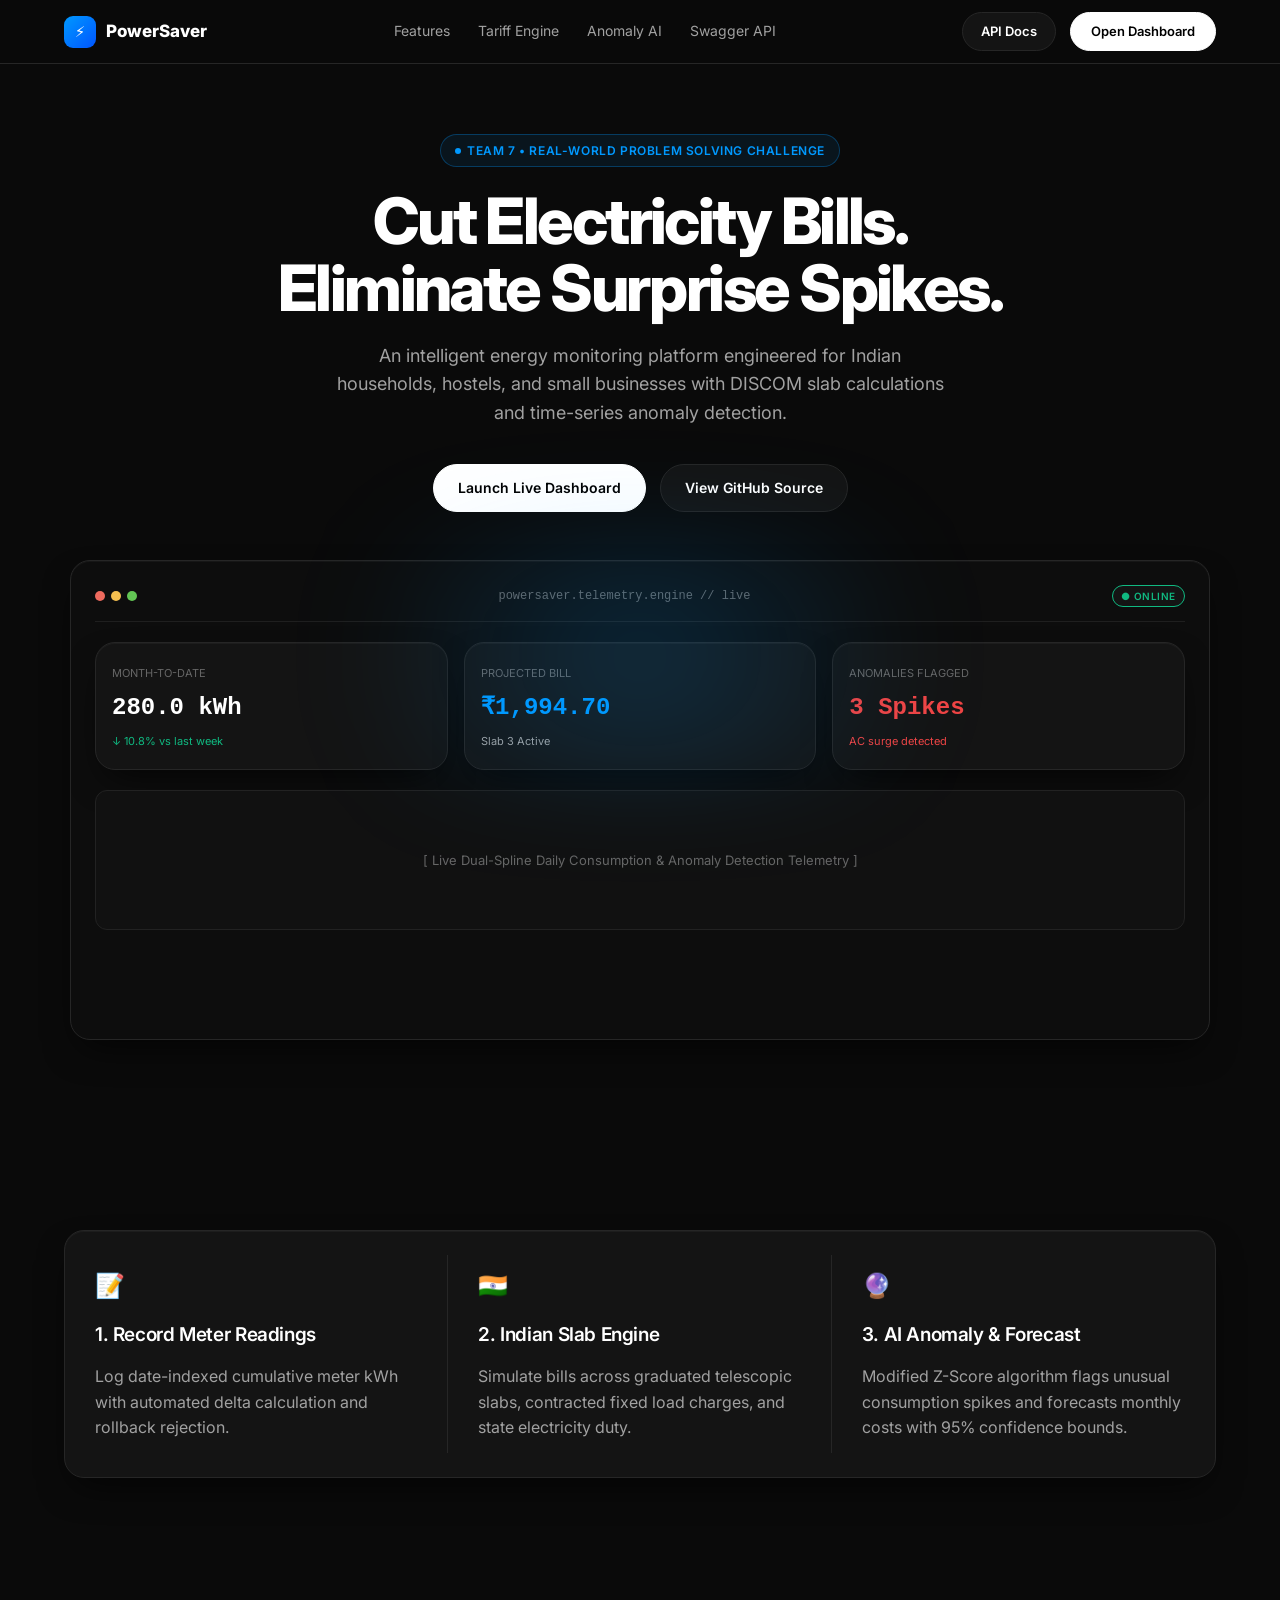
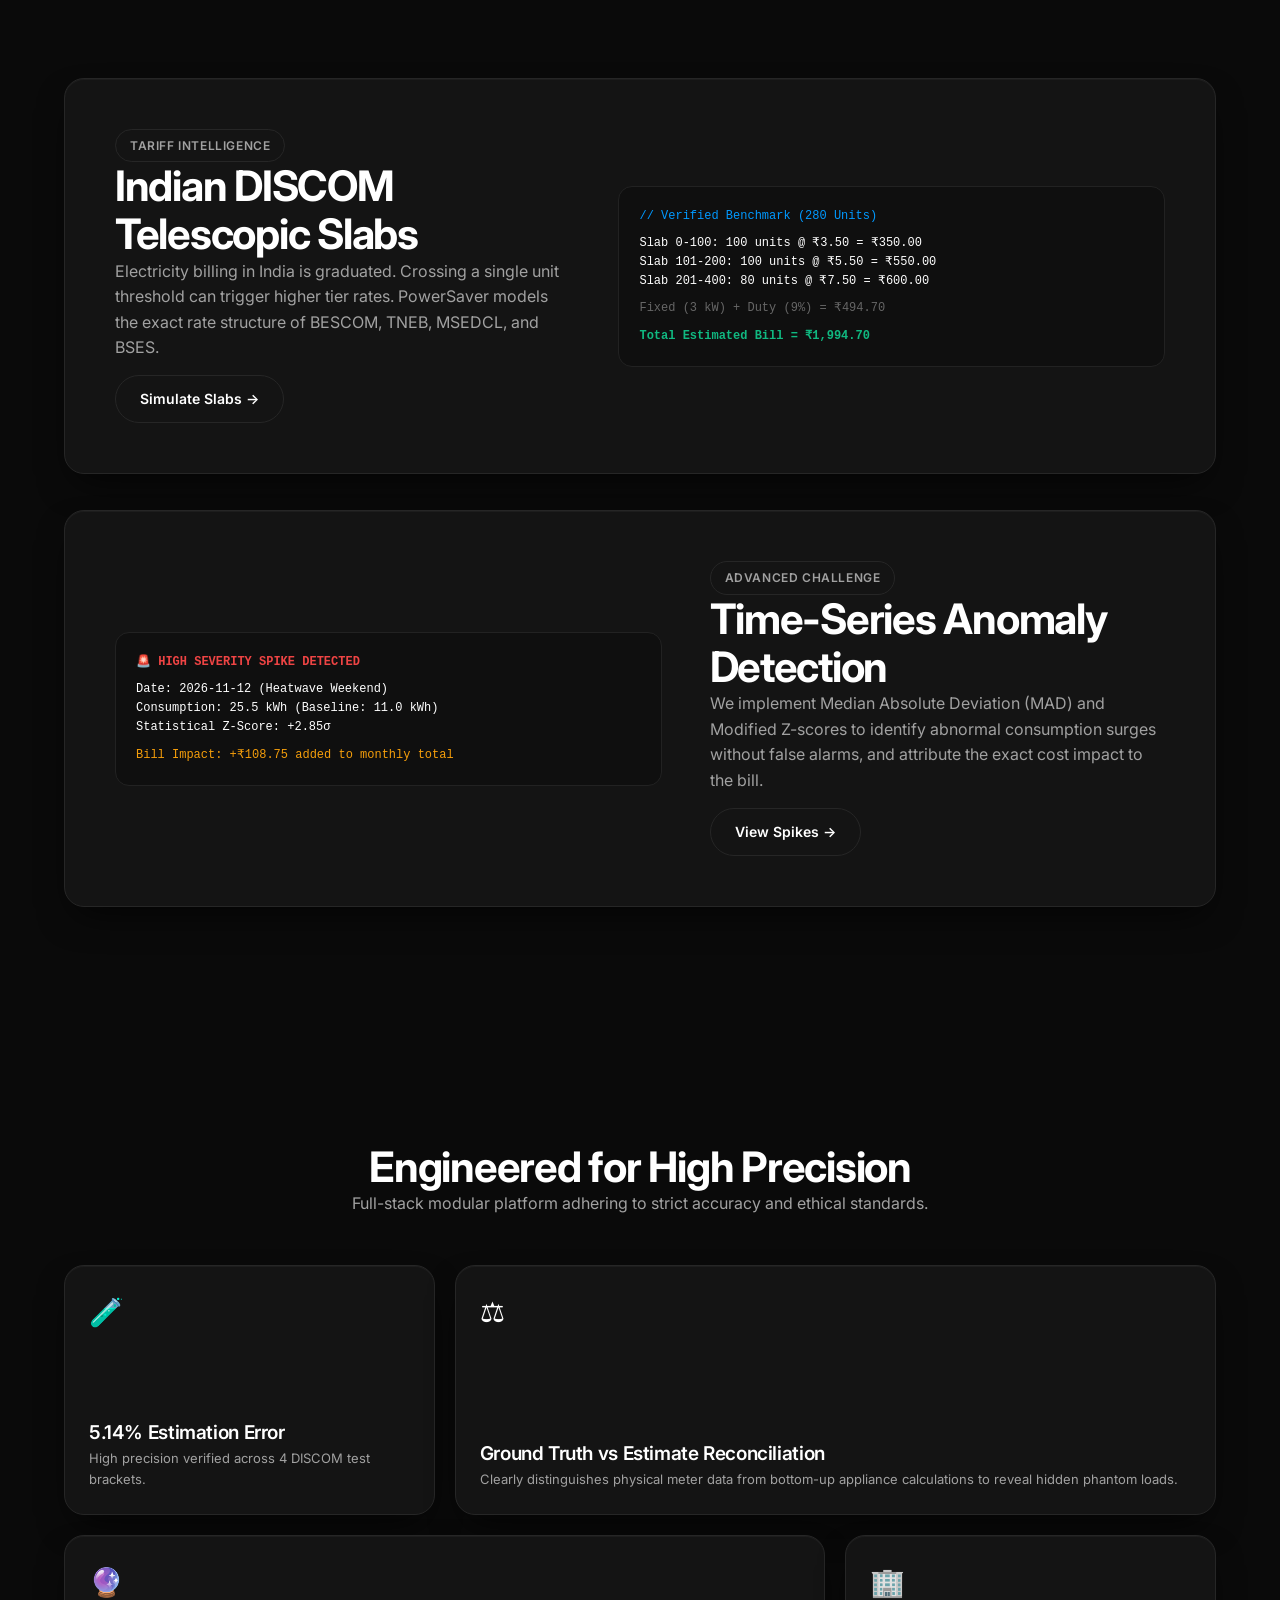
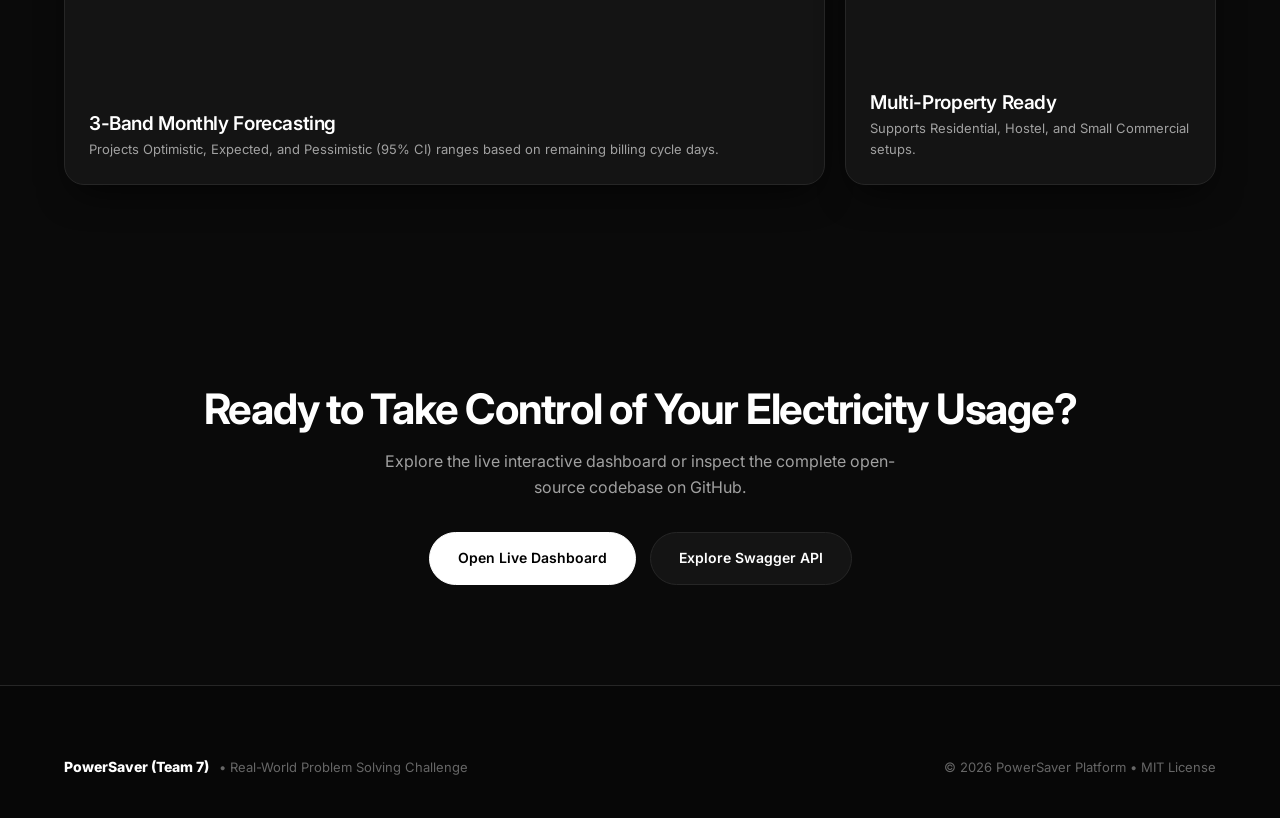
<file: website-builder-template.html>
<!DOCTYPE html>
<html lang="en">
<head>
  <meta charset="UTF-8">
  <meta name="viewport" content="width=device-width, initial-scale=1.0">
  <title>PowerSaver ⚡ | Energy Monitoring & Tariff Intelligence</title>
  
  <!-- Font: Inter with tight letter-spacing for headlines -->
  <link rel="preconnect" href="https://fonts.googleapis.com">
  <link rel="preconnect" href="https://fonts.gstatic.com" crossorigin>
  <link href="https://fonts.googleapis.com/css2?family=Inter:wght@400;500;600;700;800&display=swap" rel="stylesheet">

  <style>
    /* ==========================================================================
       GLOBAL CSS VARIABLES & RESET
       ========================================================================== */
    :root {
      --bg-base: #0A0A0A;
      --bg-surface: #141414;
      --bg-surface-elevated: #1B1B1B;
      --border-color: #262626;
      --border-focus: #404040;
      --text-primary: #FFFFFF;
      --text-secondary: #A1A1A1;
      --text-muted: #666666;
      --accent: #0099FF;
      --accent-glow: rgba(0, 153, 255, 0.18);
      --accent-muted: rgba(0, 153, 255, 0.08);
      --font-family: 'Inter', system-ui, -apple-system, sans-serif;
      --line-height-tight: 1.05;
      --line-height-normal: 1.6;
      --max-width: 1200px;
      --section-pad-y: 100px;
      --section-pad-mobile: 60px;
      --header-height: 64px;
      --radius-card: 20px;
      --radius-inner: 12px;
      --radius-pill: 9999px;
      --shadow-card: 0 16px 36px -12px rgba(0, 0, 0, 0.75), inset 0 1px 0 rgba(255, 255, 255, 0.04);
      --transition: 200ms cubic-bezier(0.16, 1, 0.3, 1);
    }

    *, *::before, *::after {
      box-sizing: border-box;
      margin: 0;
      padding: 0;
    }

    html {
      scroll-behavior: smooth;
      background-color: var(--bg-base);
      color: var(--text-primary);
      font-family: var(--font-family);
    }

    body {
      overflow-x: hidden;
      line-height: var(--line-height-normal);
      -webkit-font-smoothing: antialiased;
    }

    .container {
      width: 100%;
      max-width: var(--max-width);
      margin: 0 auto;
      padding: 0 24px;
    }

    h1 {
      font-size: clamp(38px, 5.5vw, 64px);
      line-height: var(--line-height-tight);
      font-weight: 800;
      letter-spacing: -0.04em;
      color: var(--text-primary);
    }

    h2 {
      font-size: clamp(30px, 3.8vw, 42px);
      line-height: 1.15;
      font-weight: 700;
      letter-spacing: -0.03em;
      color: var(--text-primary);
    }

    h3 {
      font-size: 19px;
      font-weight: 600;
      letter-spacing: -0.02em;
      color: var(--text-primary);
    }

    p, .body-text {
      font-size: 16px;
      color: var(--text-secondary);
      line-height: 1.6;
    }

    a {
      color: inherit;
      text-decoration: none;
      transition: color var(--transition);
    }

    /* Buttons */
    .btn {
      display: inline-flex;
      align-items: center;
      justify-content: center;
      gap: 8px;
      padding: 12px 24px;
      border-radius: var(--radius-pill);
      font-size: 14px;
      font-weight: 600;
      cursor: pointer;
      border: 1px solid transparent;
      transition: all var(--transition);
      white-space: nowrap;
    }
    .btn-primary {
      background-color: #FFFFFF;
      color: #000000;
      border-color: #FFFFFF;
    }
    .btn-primary:hover {
      background-color: #E5E5E5;
      transform: translateY(-1px);
    }
    .btn-secondary {
      background-color: var(--bg-surface);
      color: var(--text-primary);
      border-color: var(--border-color);
    }
    .btn-secondary:hover {
      background-color: var(--bg-surface-elevated);
      border-color: var(--border-focus);
      transform: translateY(-1px);
    }

    /* Badges & Chips */
    .badge {
      display: inline-flex;
      align-items: center;
      gap: 6px;
      padding: 6px 14px;
      border-radius: var(--radius-pill);
      font-size: 12px;
      font-weight: 600;
      background-color: var(--bg-surface);
      border: 1px solid var(--border-color);
      color: var(--text-secondary);
      text-transform: uppercase;
      letter-spacing: 0.05em;
    }
    .badge-accent {
      border-color: rgba(0, 153, 255, 0.3);
      color: var(--accent);
      background-color: var(--accent-muted);
    }

    .chip {
      display: inline-flex;
      align-items: center;
      gap: 6px;
      padding: 6px 16px;
      border-radius: var(--radius-pill);
      background: var(--bg-surface);
      border: 1px solid var(--border-color);
      color: var(--text-secondary);
      font-size: 13px;
      cursor: pointer;
      transition: all var(--transition);
    }
    .chip:hover, .chip.active {
      border-color: var(--accent);
      color: var(--text-primary);
      background: var(--bg-surface-elevated);
    }

    /* Cards */
    .card {
      background-color: var(--bg-surface);
      border: 1px solid var(--border-color);
      border-radius: var(--radius-card);
      box-shadow: var(--shadow-card);
      overflow: hidden;
      transition: transform var(--transition), border-color var(--transition);
    }
    .card:hover {
      border-color: var(--border-focus);
    }

    section {
      padding-top: var(--section-pad-y);
      padding-bottom: var(--section-pad-y);
    }

    /* Navbar */
    .navbar {
      position: sticky;
      top: 0;
      z-index: 100;
      height: var(--header-height);
      background: rgba(10, 10, 10, 0.85);
      backdrop-filter: blur(14px);
      border-bottom: 1px solid var(--border-color);
    }
    .navbar-container {
      display: flex;
      align-items: center;
      justify-content: space-between;
      height: 100%;
    }
    .nav-logo {
      display: flex;
      align-items: center;
      gap: 10px;
      font-weight: 800;
      font-size: 17px;
    }
    .logo-box {
      width: 32px;
      height: 32px;
      border-radius: 9px;
      background: linear-gradient(135deg, #0099FF, #0055FF);
      display: flex;
      align-items: center;
      justify-content: center;
      color: #FFF;
      font-weight: 900;
      font-size: 15px;
    }
    .nav-menu {
      display: flex;
      gap: 28px;
      list-style: none;
      font-size: 14px;
      color: var(--text-secondary);
    }
    .nav-menu a:hover {
      color: var(--text-primary);
    }

    /* Hero */
    .hero-section {
      text-align: center;
      padding-top: 70px;
      padding-bottom: 90px;
    }
    .hero-mockup-wrapper {
      position: relative;
      max-width: 1140px;
      margin: 48px auto 0;
    }
    .hero-glow {
      position: absolute;
      top: 20%;
      left: 50%;
      transform: translate(-50%, -50%);
      width: 70%;
      height: 260px;
      background: radial-gradient(circle, var(--accent-glow) 0%, transparent 70%);
      pointer-events: none;
      filter: blur(50px);
    }

    /* 3-Step Strip */
    .step-strip-card {
      display: grid;
      grid-template-columns: repeat(3, 1fr);
      border: 1px solid var(--border-color);
      border-radius: var(--radius-card);
      background: var(--bg-surface);
    }
    .step-col {
      padding: 36px 30px;
      display: flex;
      flex-direction: column;
      gap: 14px;
      position: relative;
    }
    .step-col:not(:last-child)::after {
      content: '';
      position: absolute;
      right: 0;
      top: 24px;
      bottom: 24px;
      width: 1px;
      background-color: var(--border-color);
    }

    /* Feature Showcase */
    .showcase-card {
      margin-bottom: 36px;
      padding: 50px;
      display: grid;
      grid-template-columns: 1fr 1.2fr;
      gap: 48px;
      align-items: center;
    }
    .showcase-card.reverse {
      grid-template-columns: 1.2fr 1fr;
    }
    .showcase-card.reverse .showcase-text { order: 2; }
    .showcase-card.reverse .showcase-mockup { order: 1; }

    /* Bento Grid */
    .bento-grid {
      display: grid;
      grid-template-columns: repeat(3, 1fr);
      gap: 20px;
      margin-top: 48px;
    }
    .bento-card {
      padding: 24px;
      display: flex;
      flex-direction: column;
      justify-content: space-between;
      min-height: 250px;
    }
    .bento-span-2 { grid-column: span 2; }

    /* Footer */
    .footer {
      border-top: 1px solid var(--border-color);
      padding: 70px 0 40px;
      background: #070707;
      font-size: 14px;
    }

    @media (max-width: 810px) {
      .nav-menu { display: none; }
      .step-strip-card { grid-template-columns: 1fr; }
      .step-col:not(:last-child)::after { display: none; }
      .step-col:not(:last-child) { border-bottom: 1px solid var(--border-color); }
      .showcase-card, .showcase-card.reverse {
        grid-template-columns: 1fr;
        padding: 30px 20px;
      }
      .showcase-card.reverse .showcase-text { order: 1; }
      .showcase-card.reverse .showcase-mockup { order: 2; }
      .bento-grid { grid-template-columns: 1fr; }
      .bento-span-2 { grid-column: span 1; }
    }
  </style>
</head>
<body>

  <!-- 1. NAVBAR -->
  <header class="navbar">
    <div class="container navbar-container">
      <a href="/" class="nav-logo">
        <div class="logo-box">⚡</div>
        <span>PowerSaver</span>
      </a>

      <ul class="nav-menu">
        <li><a href="#features">Features</a></li>
        <li><a href="#tariff-engine">Tariff Engine</a></li>
        <li><a href="#anomaly-ai">Anomaly AI</a></li>
        <li><a href="/docs">Swagger API</a></li>
      </ul>

      <div style="display:flex; align-items:center; gap:14px;">
        <a href="/docs" class="btn btn-secondary" style="padding:8px 18px; font-size:13px;">API Docs</a>
        <a href="/" class="btn btn-primary" style="padding:8px 20px; font-size:13px;">Open Dashboard</a>
      </div>
    </div>
  </header>

  <!-- 2. HERO SECTION -->
  <section class="hero-section">
    <div class="container">
      <div style="margin-bottom:20px;">
        <span class="badge badge-accent">
          <span style="display:inline-block; width:6px; height:6px; border-radius:50%; background:var(--accent);"></span>
          Team 7 • Real-World Problem Solving Challenge
        </span>
      </div>

      <h1>
        Cut Electricity Bills.<br>
        Eliminate Surprise Spikes.
      </h1>

      <p class="body-text" style="max-width:620px; margin:20px auto 36px; font-size:18px;">
        An intelligent energy monitoring platform engineered for Indian households, hostels, and small businesses with DISCOM slab calculations and time-series anomaly detection.
      </p>

      <div style="display:flex; justify-content:center; gap:14px;">
        <a href="/" class="btn btn-primary">Launch Live Dashboard</a>
        <a href="https://github.com/Yaswanth138/powersaver-team7" target="_blank" class="btn btn-secondary">View GitHub Source</a>
      </div>

      <!-- Hero Editor Mockup with Glow -->
      <div class="hero-mockup-wrapper">
        <div class="hero-glow"></div>
        <div class="card" style="min-height:480px; text-align:left; background:#0D0D0D; padding:24px; display:flex; flex-direction:column; gap:20px;">
          <!-- Chrome Bar -->
          <div style="display:flex; align-items:center; justify-content:space-between; border-bottom:1px solid #1F1F1F; padding-bottom:14px;">
            <div style="display:flex; gap:6px;">
              <span style="width:10px; height:10px; border-radius:50%; background:#ED6A5E;"></span>
              <span style="width:10px; height:10px; border-radius:50%; background:#F5BF4F;"></span>
              <span style="width:10px; height:10px; border-radius:50%; background:#62C554;"></span>
            </div>
            <span style="font-size:12px; font-family:monospace; color:var(--text-muted);">powersaver.telemetry.engine // live</span>
            <span class="badge" style="font-size:10px; padding:2px 8px; border-color:#10B981; color:#10B981;">● Online</span>
          </div>

          <!-- Grid Preview -->
          <div style="display:grid; grid-template-columns: repeat(3, 1fr); gap:16px;">
            <div class="card" style="padding:16px; background:#141414;">
              <span style="font-size:11px; color:var(--text-muted); text-transform:uppercase;">Month-to-Date</span>
              <div style="font-size:24px; font-weight:800; font-family:monospace; margin-top:4px;">280.0 kWh</div>
              <span style="font-size:11px; color:#10B981;">↓ 10.8% vs last week</span>
            </div>
            <div class="card" style="padding:16px; background:#141414;">
              <span style="font-size:11px; color:var(--text-muted); text-transform:uppercase;">Projected Bill</span>
              <div style="font-size:24px; font-weight:800; font-family:monospace; margin-top:4px; color:#0099FF;">₹1,994.70</div>
              <span style="font-size:11px; color:var(--text-secondary);">Slab 3 Active</span>
            </div>
            <div class="card" style="padding:16px; background:#141414;">
              <span style="font-size:11px; color:var(--text-muted); text-transform:uppercase;">Anomalies Flagged</span>
              <div style="font-size:24px; font-weight:800; font-family:monospace; margin-top:4px; color:#EF4444;">3 Spikes</div>
              <span style="font-size:11px; color:#EF4444;">AC surge detected</span>
            </div>
          </div>

          <!-- Bottom Visual Bar -->
          <div style="height:140px; background:#111; border-radius:12px; border:1px solid #222; display:flex; align-items:center; justify-content:center; color:var(--text-muted); font-size:13px;">
            <span>[ Live Dual-Spline Daily Consumption & Anomaly Detection Telemetry ]</span>
          </div>
        </div>
      </div>
    </div>
  </section>

  <!-- 3. THREE-COLUMN STEP STRIP -->
  <section>
    <div class="container">
      <div class="step-strip-card card">
        <div class="step-col">
          <span style="font-size:24px;">📝</span>
          <h3>1. Record Meter Readings</h3>
          <p class="body-text">Log date-indexed cumulative meter kWh with automated delta calculation and rollback rejection.</p>
        </div>
        <div class="step-col">
          <span style="font-size:24px;">🇮🇳</span>
          <h3>2. Indian Slab Engine</h3>
          <p class="body-text">Simulate bills across graduated telescopic slabs, contracted fixed load charges, and state electricity duty.</p>
        </div>
        <div class="step-col">
          <span style="font-size:24px;">🔮</span>
          <h3>3. AI Anomaly & Forecast</h3>
          <p class="body-text">Modified Z-Score algorithm flags unusual consumption spikes and forecasts monthly costs with 95% confidence bounds.</p>
        </div>
      </div>
    </div>
  </section>

  <!-- 4. FEATURE SHOWCASE -->
  <section id="features">
    <div class="container">
      <!-- Feature 1 -->
      <article class="card showcase-card">
        <div class="showcase-text">
          <span class="badge">Tariff Intelligence</span>
          <h2>Indian DISCOM Telescopic Slabs</h2>
          <p class="body-text">Electricity billing in India is graduated. Crossing a single unit threshold can trigger higher tier rates. PowerSaver models the exact rate structure of BESCOM, TNEB, MSEDCL, and BSES.</p>
          <a href="/" class="btn btn-secondary" style="margin-top:14px;">Simulate Slabs →</a>
        </div>
        <div class="showcase-mockup">
          <div style="background:#0F0F0F; padding:20px; border-radius:14px; border:1px solid #222; font-family:monospace; font-size:12px;">
            <div style="color:#0099FF; margin-bottom:8px;">// Verified Benchmark (280 Units)</div>
            <div>Slab 0-100:  100 units @ ₹3.50 = ₹350.00</div>
            <div>Slab 101-200: 100 units @ ₹5.50 = ₹550.00</div>
            <div>Slab 201-400:  80 units @ ₹7.50 = ₹600.00</div>
            <div style="color:var(--text-muted); margin-top:8px;">Fixed (3 kW) + Duty (9%) = ₹494.70</div>
            <div style="color:#10B981; font-weight:700; margin-top:8px;">Total Estimated Bill = ₹1,994.70</div>
          </div>
        </div>
      </article>

      <!-- Feature 2 -->
      <article class="card showcase-card reverse">
        <div class="showcase-text">
          <span class="badge">Advanced Challenge</span>
          <h2>Time-Series Anomaly Detection</h2>
          <p class="body-text">We implement Median Absolute Deviation (MAD) and Modified Z-scores to identify abnormal consumption surges without false alarms, and attribute the exact cost impact to the bill.</p>
          <a href="/" class="btn btn-secondary" style="margin-top:14px;">View Spikes →</a>
        </div>
        <div class="showcase-mockup">
          <div style="background:#0F0F0F; padding:20px; border-radius:14px; border:1px solid #222; font-family:monospace; font-size:12px;">
            <span style="color:#EF4444; font-weight:700;">🚨 HIGH SEVERITY SPIKE DETECTED</span>
            <div style="margin-top:8px;">Date: 2026-11-12 (Heatwave Weekend)</div>
            <div>Consumption: 25.5 kWh (Baseline: 11.0 kWh)</div>
            <div>Statistical Z-Score: +2.85σ</div>
            <div style="color:#F59E0B; margin-top:8px;">Bill Impact: +₹108.75 added to monthly total</div>
          </div>
        </div>
      </article>
    </div>
  </section>

  <!-- 5. BENTO GRID -->
  <section id="tariff-engine">
    <div class="container">
      <div style="text-align:center; max-width:640px; margin:0 auto 40px;">
        <h2>Engineered for High Precision</h2>
        <p class="body-text">Full-stack modular platform adhering to strict accuracy and ethical standards.</p>
      </div>

      <div class="bento-grid">
        <div class="card bento-card">
          <span style="font-size:28px;">🧪</span>
          <div>
            <h3>5.14% Estimation Error</h3>
            <p class="body-text" style="font-size:13px;">High precision verified across 4 DISCOM test brackets.</p>
          </div>
        </div>

        <div class="card bento-card bento-span-2">
          <span style="font-size:28px;">⚖️</span>
          <div>
            <h3>Ground Truth vs Estimate Reconciliation</h3>
            <p class="body-text" style="font-size:13px;">Clearly distinguishes physical meter data from bottom-up appliance calculations to reveal hidden phantom loads.</p>
          </div>
        </div>

        <div class="card bento-card bento-span-2">
          <span style="font-size:28px;">🔮</span>
          <div>
            <h3>3-Band Monthly Forecasting</h3>
            <p class="body-text" style="font-size:13px;">Projects Optimistic, Expected, and Pessimistic (95% CI) ranges based on remaining billing cycle days.</p>
          </div>
        </div>

        <div class="card bento-card">
          <span style="font-size:28px;">🏢</span>
          <div>
            <h3>Multi-Property Ready</h3>
            <p class="body-text" style="font-size:13px;">Supports Residential, Hostel, and Small Commercial setups.</p>
          </div>
        </div>
      </div>
    </div>
  </section>

  <!-- 6. FINAL CTA -->
  <section style="text-align:center; padding:100px 0;">
    <div class="container">
      <h2>Ready to Take Control of Your Electricity Usage?</h2>
      <p class="body-text" style="margin:16px auto 32px; max-width:520px;">
        Explore the live interactive dashboard or inspect the complete open-source codebase on GitHub.
      </p>
      <div style="display:flex; justify-content:center; gap:14px;">
        <a href="/" class="btn btn-primary" style="padding:14px 28px;">Open Live Dashboard</a>
        <a href="/docs" class="btn btn-secondary" style="padding:14px 28px;">Explore Swagger API</a>
      </div>
    </div>
  </section>

  <!-- 7. FOOTER -->
  <footer class="footer">
    <div class="container" style="display:flex; justify-content:space-between; align-items:center; flex-wrap:wrap; gap:16px;">
      <div style="display:flex; align-items:center; gap:10px;">
        <span style="font-weight:800; color:var(--text-primary);">PowerSaver (Team 7)</span>
        <span style="color:var(--text-muted); font-size:13px;">• Real-World Problem Solving Challenge</span>
      </div>
      <div style="color:var(--text-muted); font-size:13px;">
        © 2026 PowerSaver Platform • MIT License
      </div>
    </div>
  </footer>

</body>
</html>
</file>
